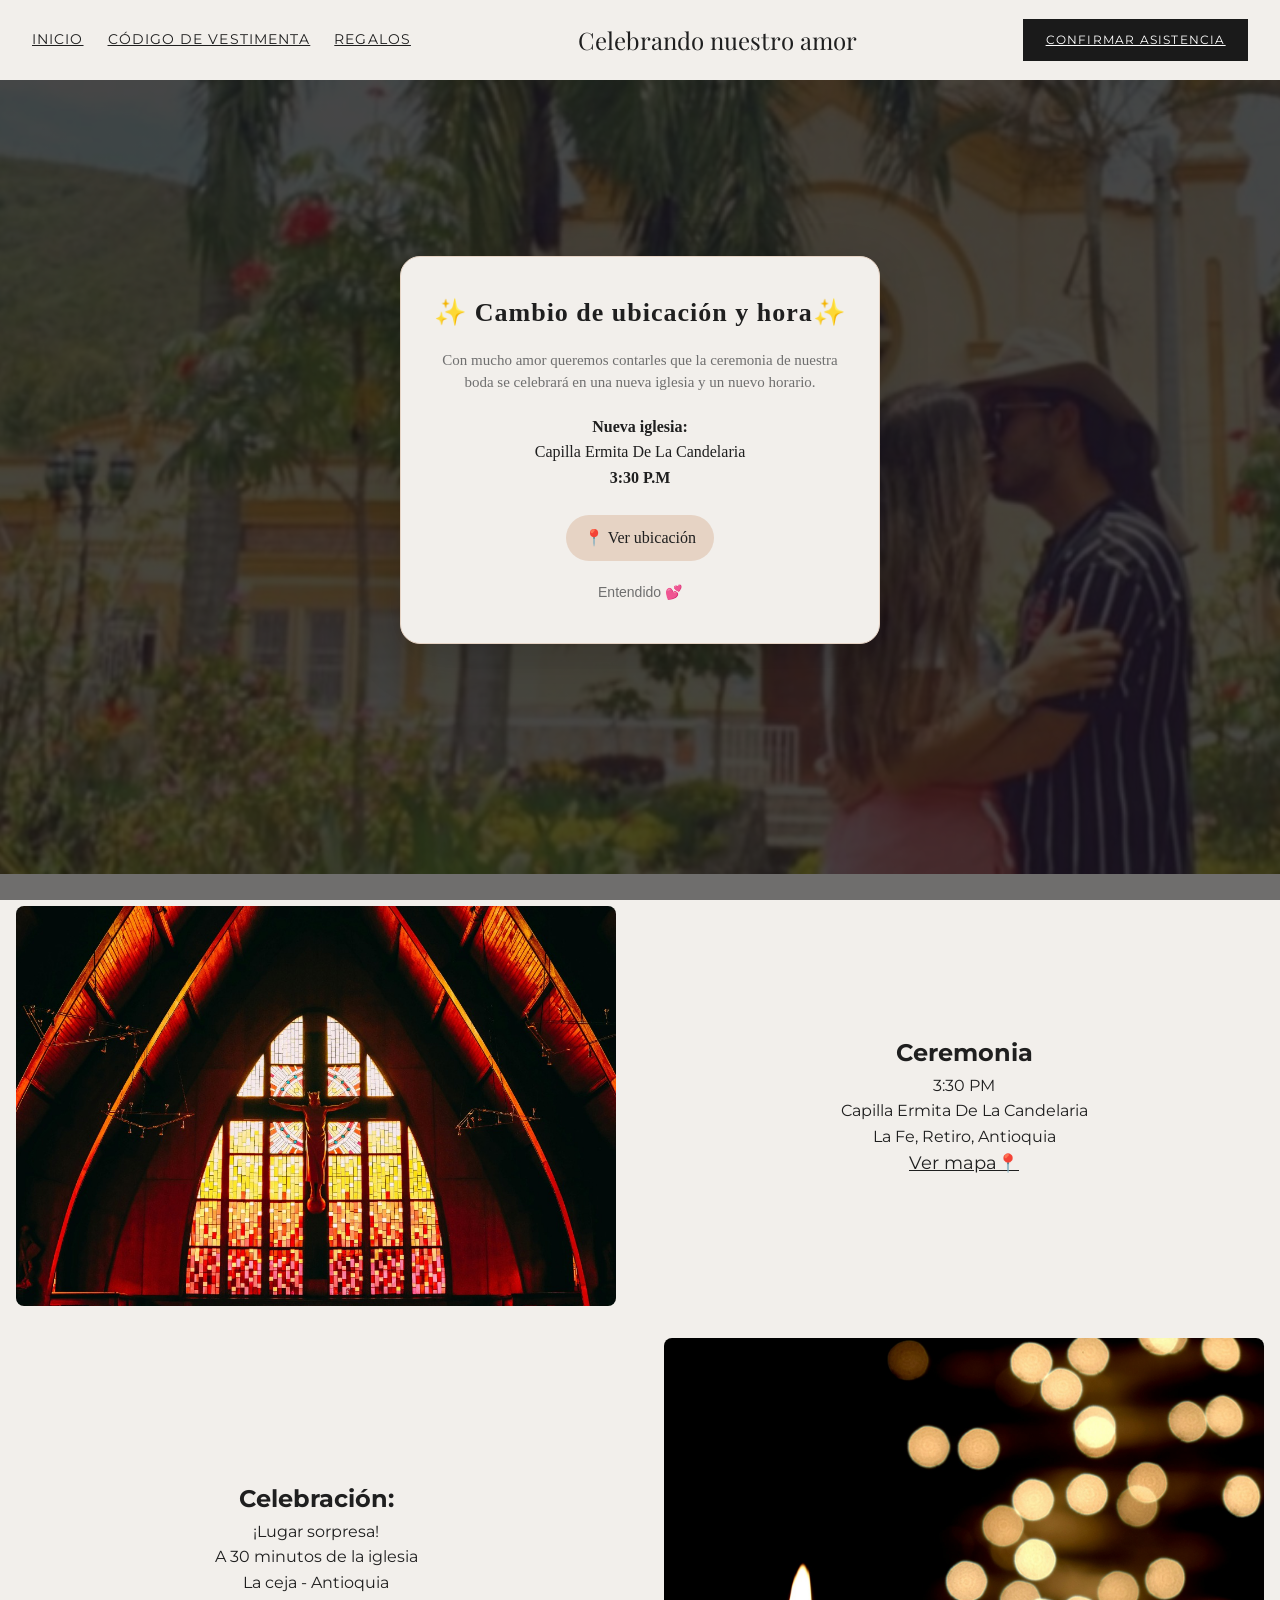
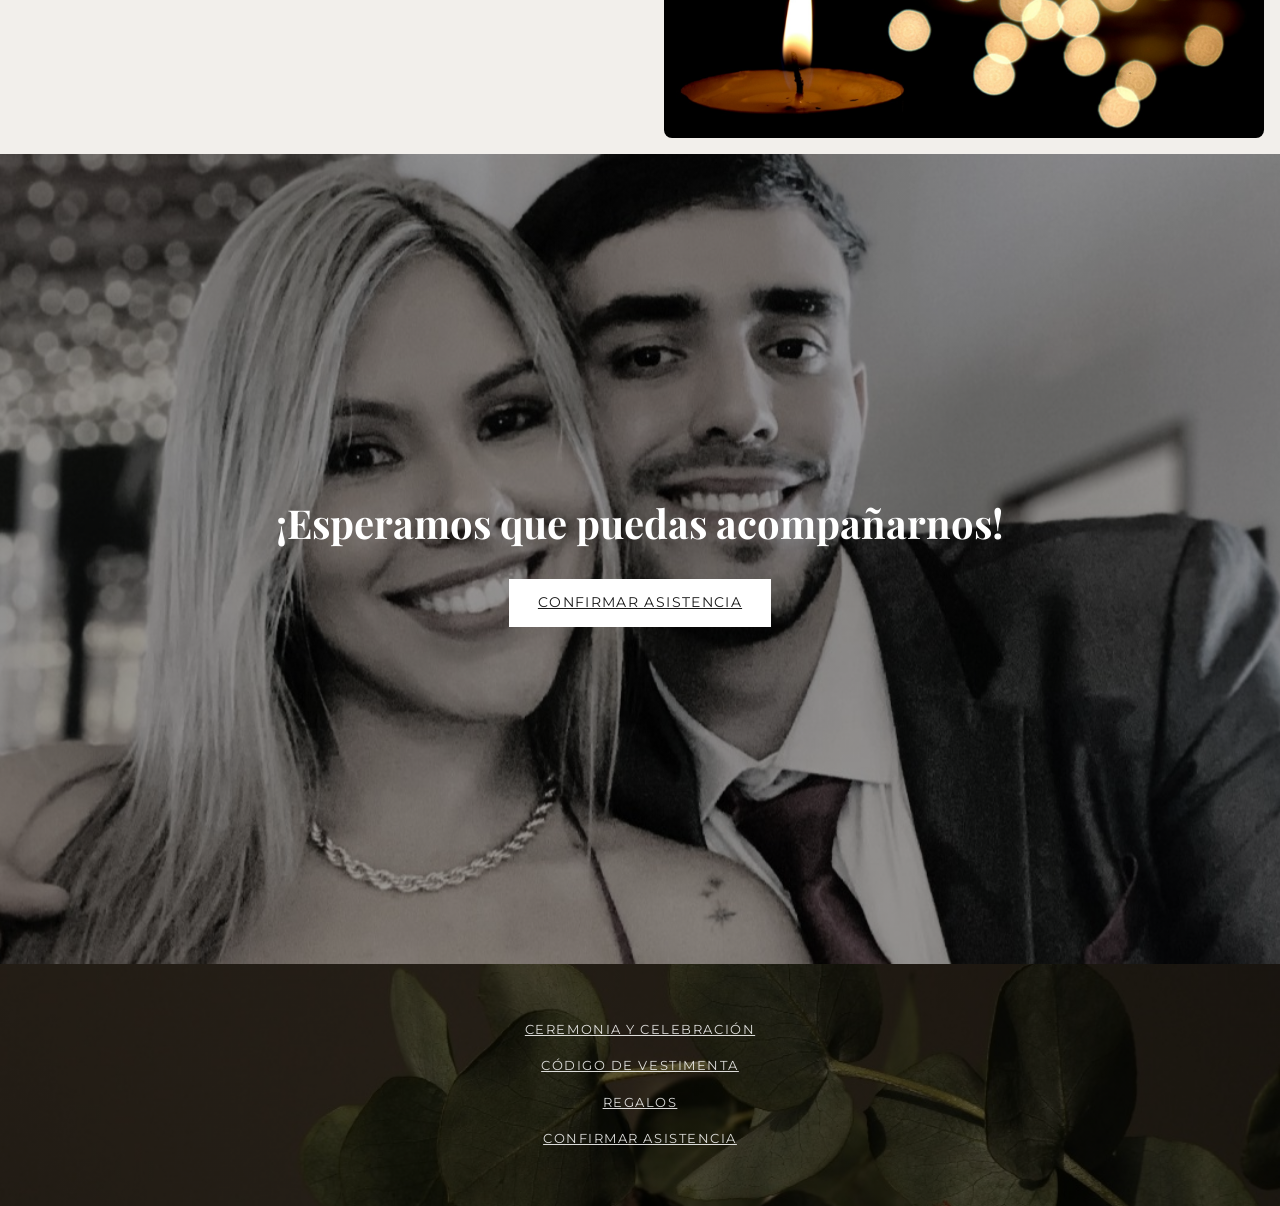
<file: index.html>
<!DOCTYPE html>
<html lang="es">
<head>
  <meta charset="UTF-8" />
  <meta name="viewport" content="width=device-width, initial-scale=1.0" />
  <title>Celebrando nuestro amor</title>

  <!-- Google Fonts -->
  <link href="https://fonts.googleapis.com/css2?family=Playfair+Display:wght@400;500;600&family=Montserrat:wght@300;400;500&display=swap" rel="stylesheet">
  <link href="https://fonts.googleapis.com/css2?family=Cormorant+Garamond:wght@400;500;600&display=swap" rel="stylesheet">

  <!-- IMPORTANTE: aquí puedes luego mover el CSS a styles.css -->
  <link rel="stylesheet" href="css/styles.css">

</head>

<body>
  <body>

  
  <div id="popup" class="overlay">
    <div class="modal">
      <h2>✨ Cambio de ubicación y hora✨</h2>
      <p class="mensaje">
        Con mucho amor queremos contarles que la ceremonia de nuestra boda
        se celebrará en una nueva iglesia y un nuevo horario.
      </p>

      <p class="lugar">
        <strong>Nueva iglesia:</strong><br>
         Capilla Ermita De La Candelaria<br>
         <strong>3:30 P.M</strong>
         
      </p>

      <a 
        href="https://share.google/TfC5RjnaiZRF0TOMP" 
        target="_blank" 
        class="btn-maps"
      >
        📍 Ver ubicación
      </a>

      <button onclick="cerrarPopup()" class="btn-cerrar">
        Entendido 💕
      </button>
    </div>
  </div>

 

  <header id="header"></header>

  <section class="hero hero--home">
    <p class="eyebrow">¡Nos casamos!</p>
    <h1>Mariana y Felipe</h1>
    <p class="date">Mayo · 17 · 26</p>

    <!-- CONTADOR -->
    <div class="countdown" id="countdown">
      <div>
        <span id="days">00</span>
        <small>Días</small>
      </div>
      <div>
        <span id="hours">00</span>
        <small>Horas</small>
      </div>
      <div>
        <span id="minutes">00</span>
        <small>Min</small>
      </div>
      <div>
        <span id="seconds">00</span>
        <small>Seg</small>
      </div>
    </div>
  </section>

  

  <section class="split-section split--ceremonia">
    <div class="split-media"></div>
    <div class="content">
      <h2>Ceremonia</h2>
      <p>3:30 PM</p>
      <p>Capilla Ermita De La Candelaria</p>
      <p>La Fe, Retiro, Antioquia</p>
      <a href="https://share.google/L19kBGJmUySTLNsi6" id="mapa" class="link">Ver mapa📍</a>
    </div>
  </section>

  <section class="split-section reverse split--celebracion">
    <div class="split-media"></div>
    <div class="content">
      <h2>Celebración:</h2>
      <p>¡Lugar sorpresa!</p>
      <p>A 30 minutos de la iglesia</p>
      <p>La ceja - Antioquia</p>
    </div>
  </section>


  <section class="cta cta--fondo">
    <h2>¡Esperamos que puedas acompañarnos!</h2>
    <a href="rsvp.html" class="btn-light">Confirmar asistencia</a>
  </section>


  <div id="footer"></div>

  <script src="js/include.js"></script>

  <script>
  const targetDate = new Date("May 17, 2026 00:00:00").getTime();

  function updateCountdown() {
    const now = new Date().getTime();
    const distance = targetDate - now;

    if (distance < 0) return;

    const days = Math.floor(distance / (1000 * 60 * 60 * 24));
    const hours = Math.floor((distance / (1000 * 60 * 60)) % 24);
    const minutes = Math.floor((distance / (1000 * 60)) % 60);
    const seconds = Math.floor((distance / 1000) % 60);

    document.getElementById("days").textContent = days;
    document.getElementById("hours").textContent = hours.toString().padStart(2, "0");
    document.getElementById("minutes").textContent = minutes.toString().padStart(2, "0");
    document.getElementById("seconds").textContent = seconds.toString().padStart(2, "0");
  }

  updateCountdown();
  setInterval(updateCountdown, 1000);


  function cerrarPopup() {
    document.getElementById("popup").style.display = "none";
  }

  window.onload = function() {
    document.getElementById("popup").style.display = "flex";
  };
</script>


</body>
</html>
</file>
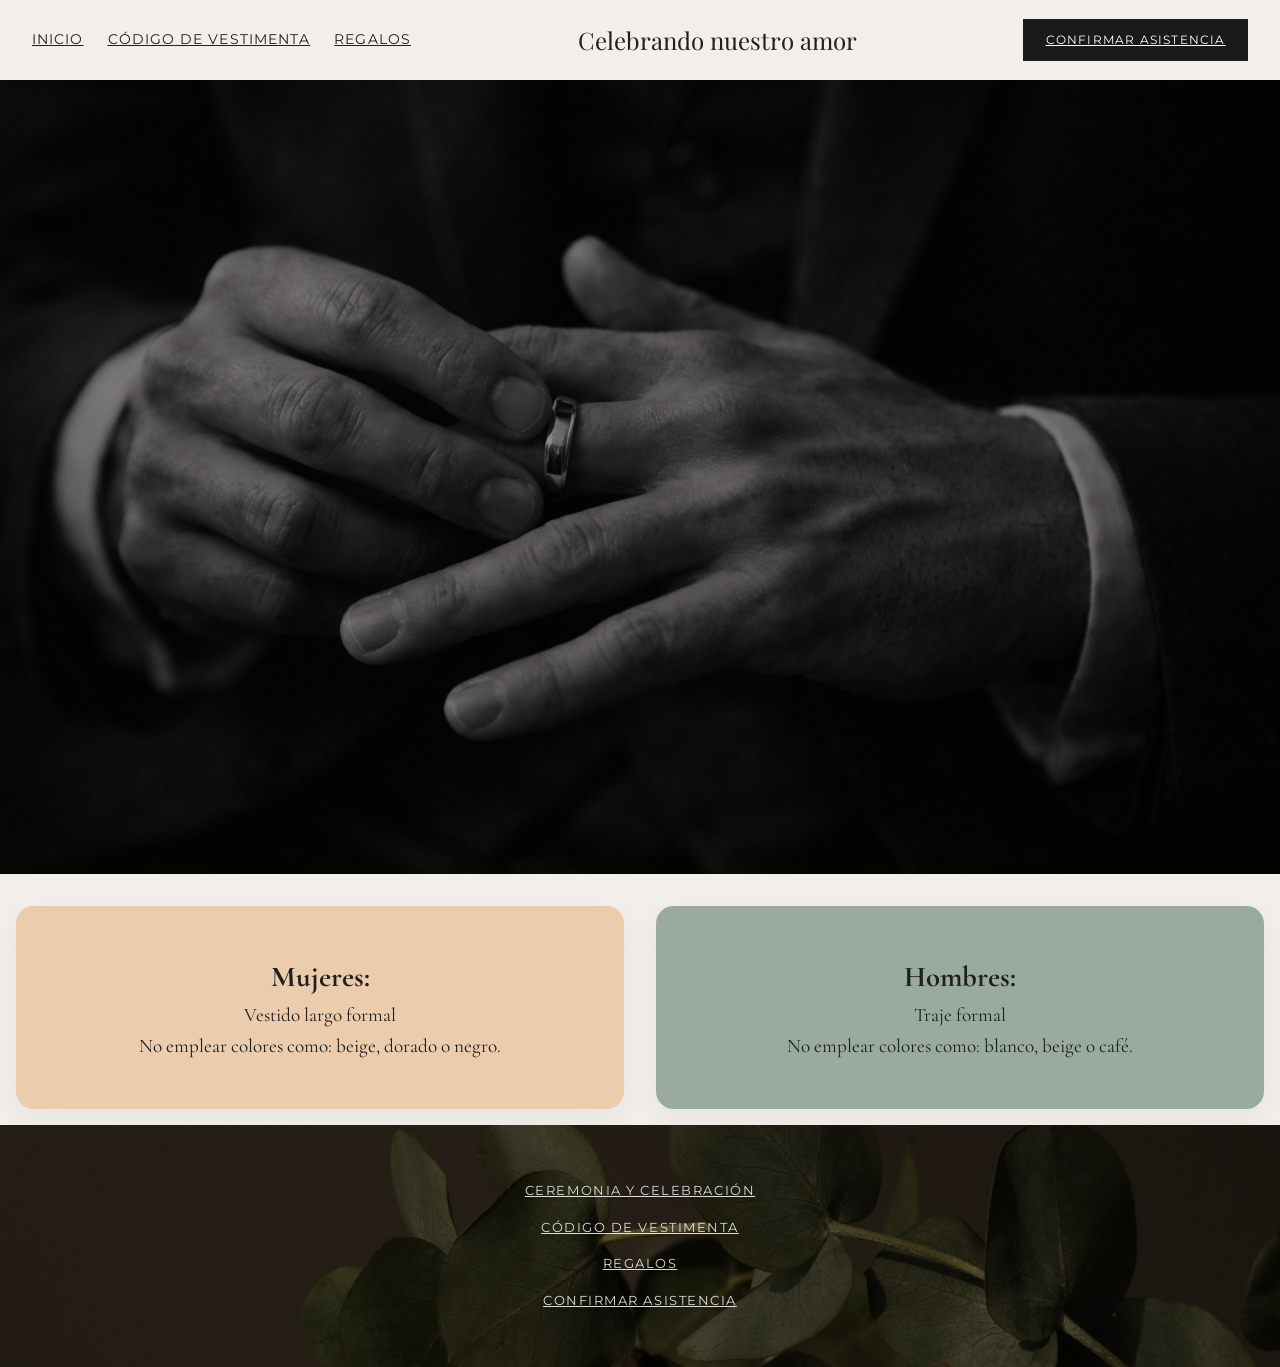
<file: codigo-vestimenta.html>
<!DOCTYPE html>
<html lang="es">
<head>
  <meta charset="UTF-8" />
  <meta name="viewport" content="width=device-width, initial-scale=1.0" />
  <title>Código de Vestimenta</title>

  <!-- Google Fonts -->
  <link href="https://fonts.googleapis.com/css2?family=Playfair+Display:wght@400;500;600&family=Montserrat:wght@300;400;500&display=swap" rel="stylesheet">
  <link href="https://fonts.googleapis.com/css2?family=Cormorant+Garamond:wght@400;500;600&display=swap" rel="stylesheet">

  <!-- CSS global -->
  <link rel="stylesheet" href="css/styles.css">
</head>
<body>

  <!-- HEADER -->
  <header id="header"></header>

  <!-- HERO -->
  <section class="hero hero--vestimenta">
    
    <h1>Código vestimenta</h1>
    <p class="eyebrow">¡Nos casamos!</p>
    
  </section>

  <!-- CONTENIDO -->
  <section class="split-section split--vestimenta">

    <div class="content vestimenta vestimenta--mujer">
      <h2>Mujeres:</h2>
      <p>Vestido largo formal</p>
      <p>No emplear colores como: beige, dorado o negro.</p>
    </div>

    <div class="content vestimenta vestimenta--hombre">
      <h2>Hombres:</h2>
      <p>Traje formal</p>
      <p>No emplear colores como: blanco, beige o café.</p>
    </div>

  </section>




  <!-- FOOTER -->
  <div id="footer"></div>

  <script src="js/include.js"></script>

</body>
</html>
</file>
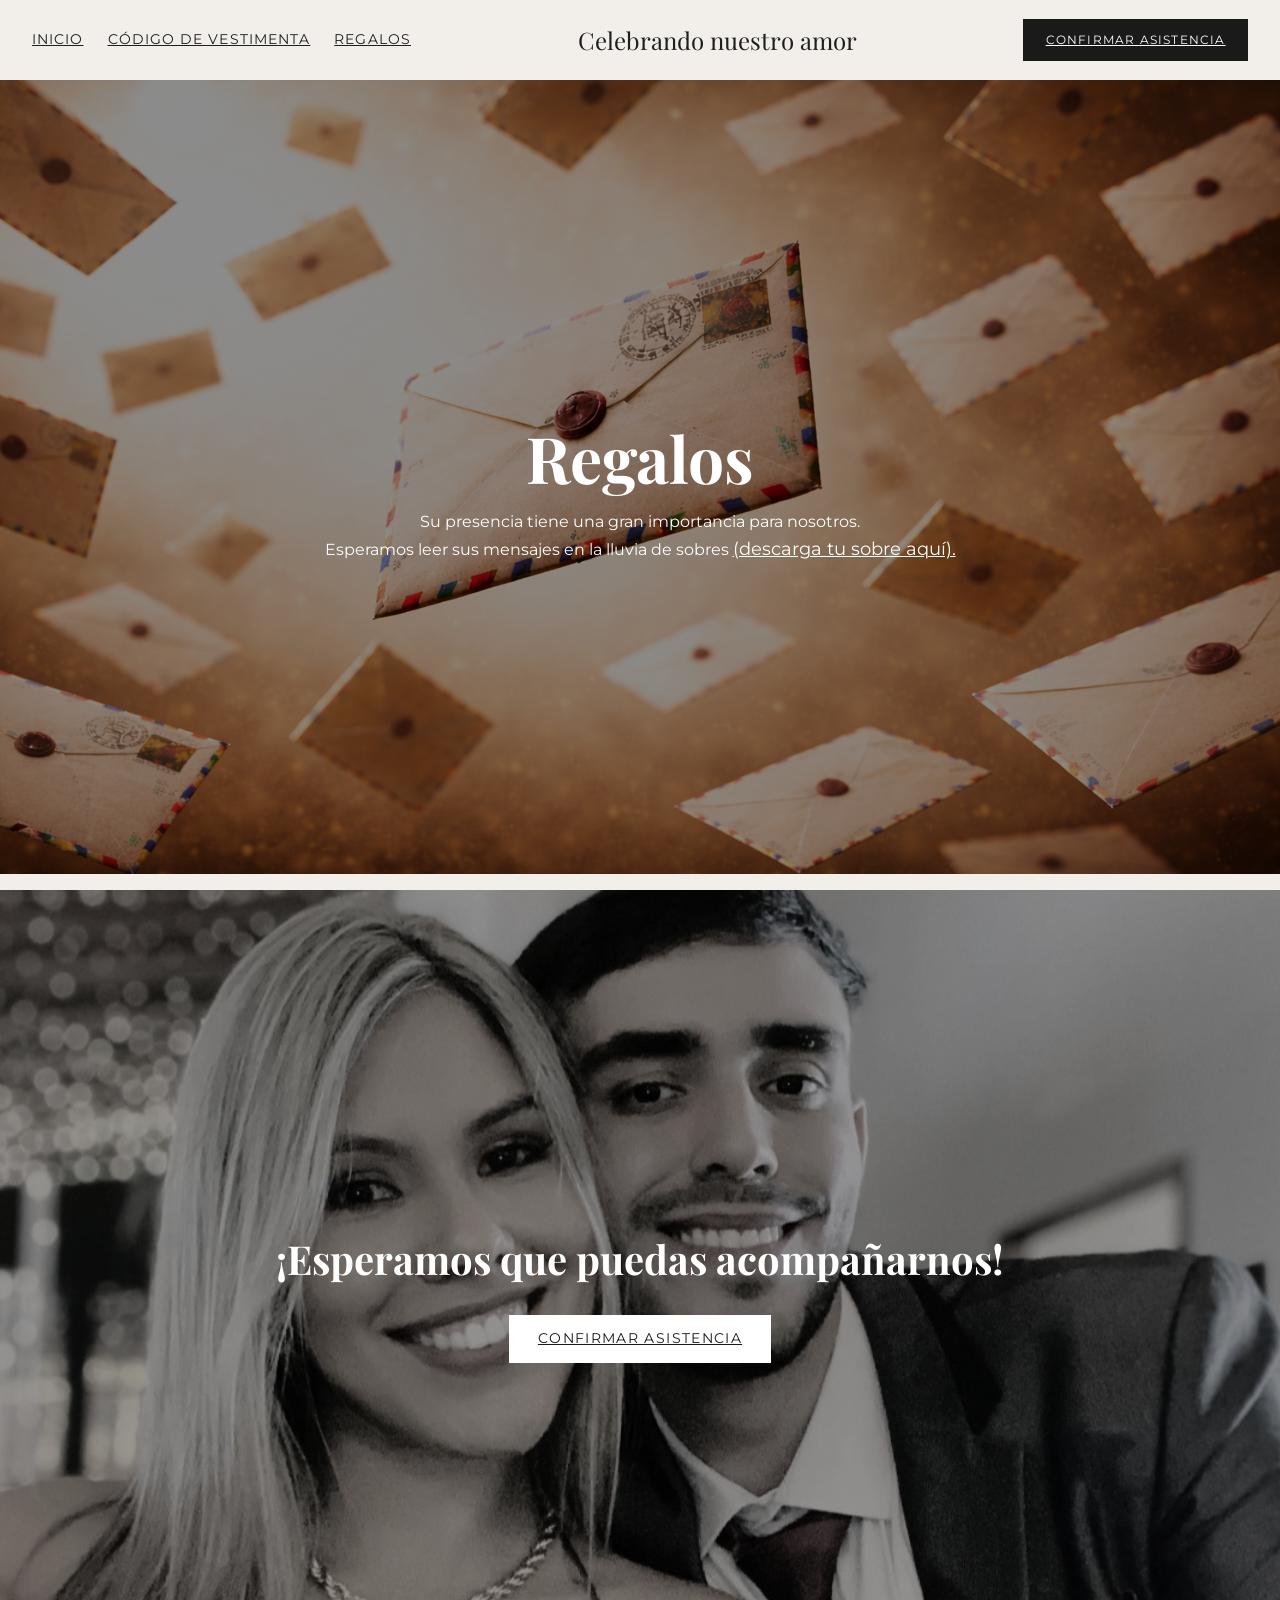
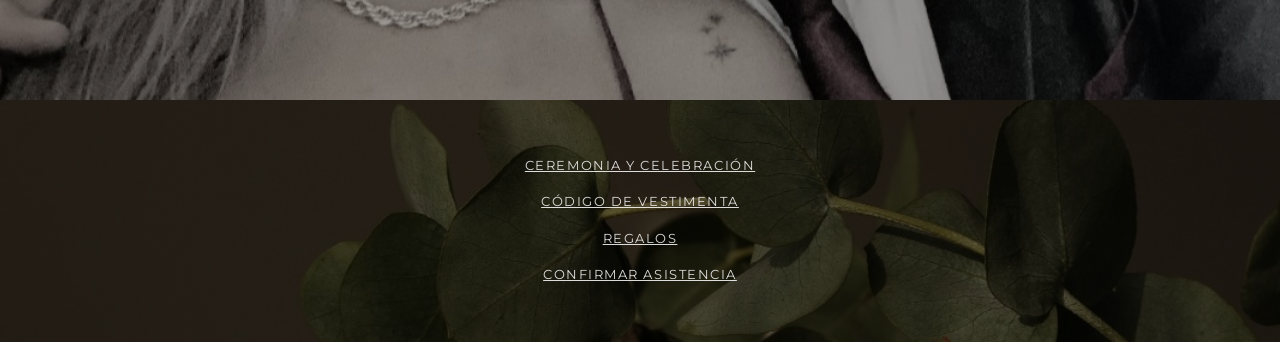
<file: regalos.html>
<!DOCTYPE html>
<html lang="es">
<head>
  <meta charset="UTF-8" />
  <meta name="viewport" content="width=device-width, initial-scale=1.0" />
  <title>Regalos</title>

  <!-- Google Fonts -->
  <link href="https://fonts.googleapis.com/css2?family=Playfair+Display:wght@400;500;600&family=Montserrat:wght@300;400;500&display=swap" rel="stylesheet">
  <link href="https://fonts.googleapis.com/css2?family=Cormorant+Garamond:wght@400;500;600&display=swap" rel="stylesheet">

  <!-- CSS global -->
  <link rel="stylesheet" href="css/styles.css">
</head>
<body>

  <!-- HEADER -->
  <header id="header"></header>

  <!-- HERO -->
  <section class="hero hero--regalos">
    
    <h1>Regalos</h1>
    <p>Su presencia tiene una gran importancia para nosotros.</p>
    <p> Esperamos leer sus mensajes en la lluvia de sobres <a href="pdf/formatoregalo.pdf" download class="btn-light">(descarga tu sobre aquí).</a></p>
    
  </section>


  <!-- CTA -->
  <section class="cta cta--fondo">

    <h2>¡Esperamos que puedas acompañarnos!</h2>
    <a href="rsvp.html" class="btn-light">Confirmar asistencia</a>
  </section>

  <!-- FOOTER -->
  <div id="footer"></div>

  <script src="js/include.js"></script>

</body>
</html>
</file>
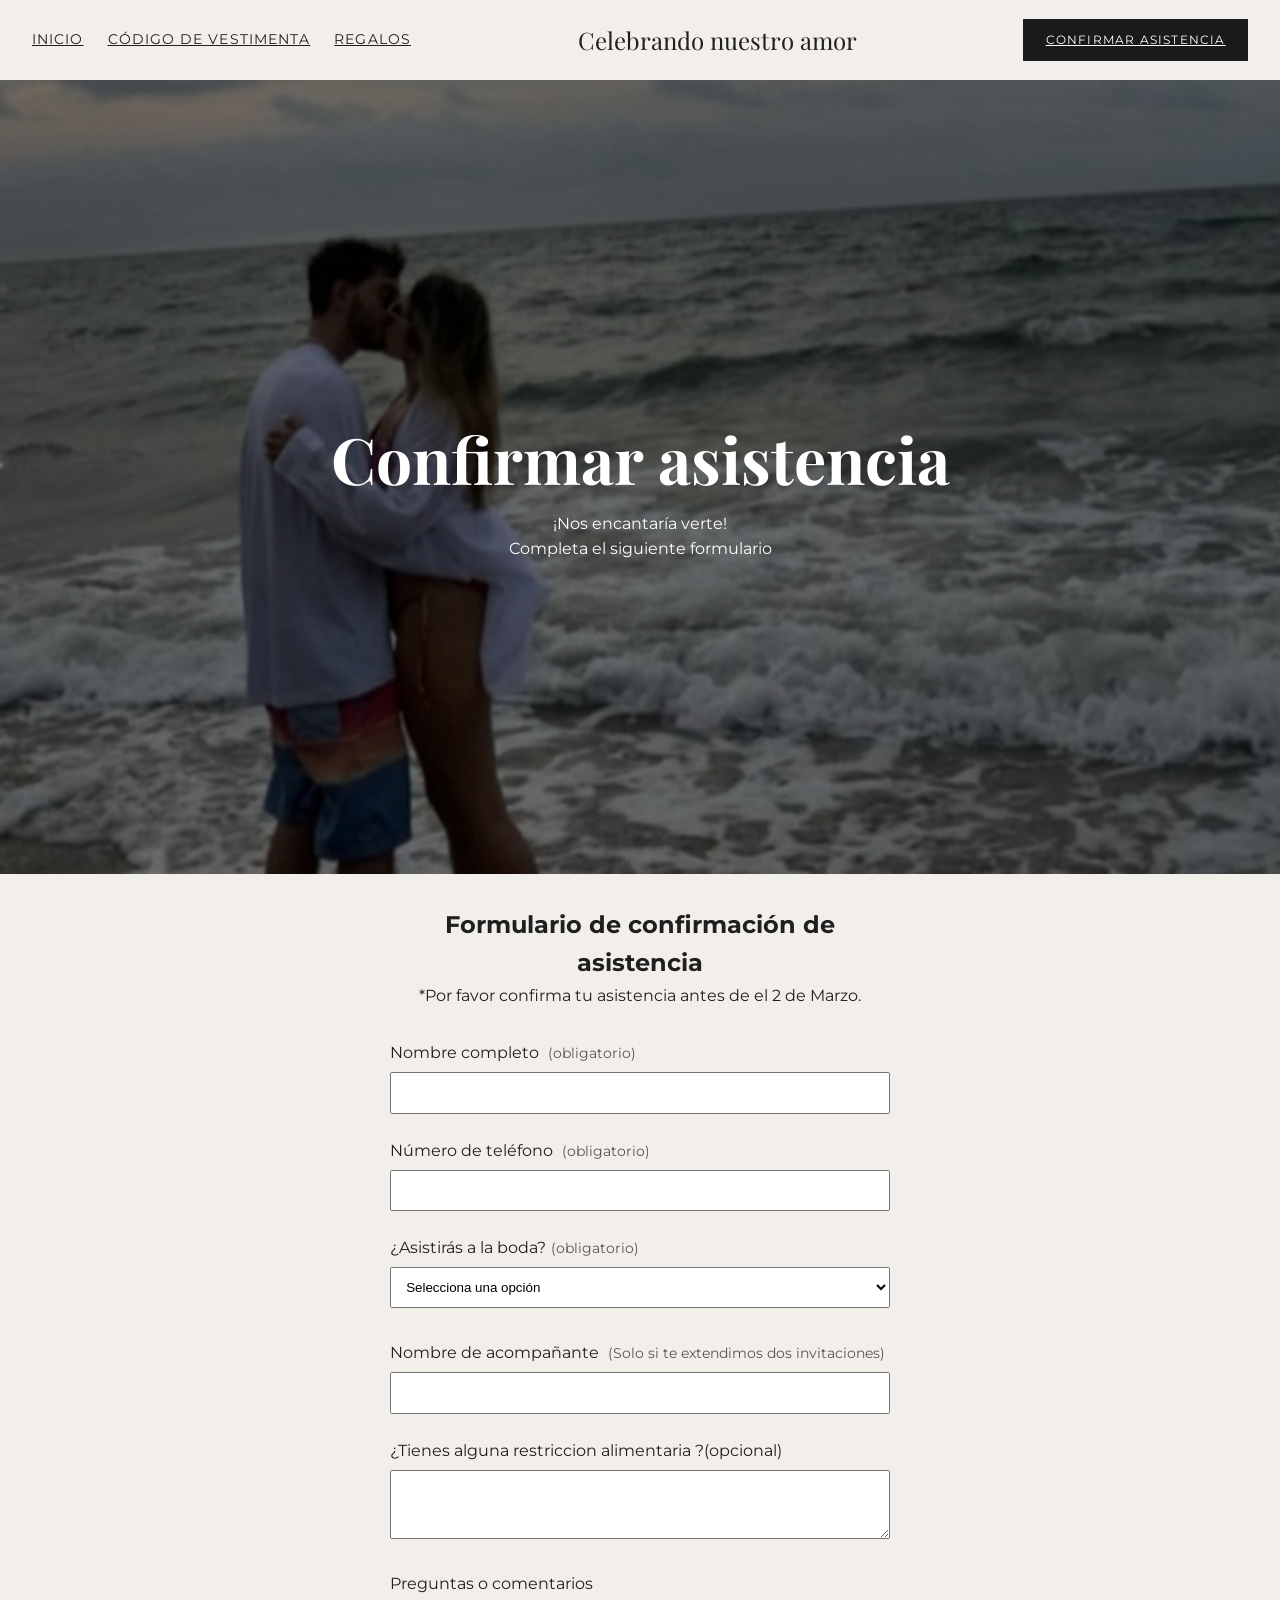
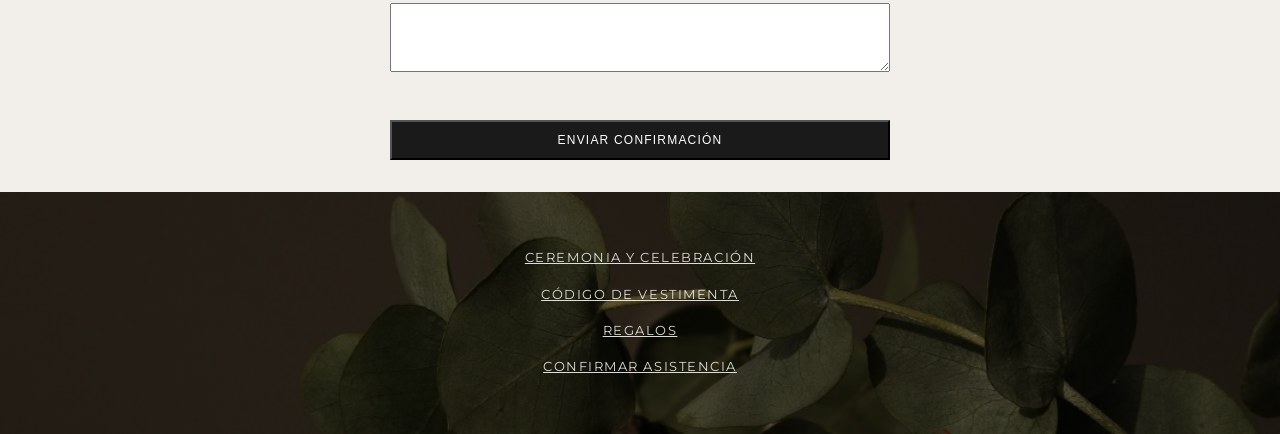
<file: rsvp.html>
<!DOCTYPE html>
<html lang="es">
<head>
  <meta charset="UTF-8" />
  <meta name="viewport" content="width=device-width, initial-scale=1.0" />
  <title>Confirmar asistencia</title>

  <!-- Google Fonts -->
  <link href="https://fonts.googleapis.com/css2?family=Playfair+Display:wght@400;500;600&family=Montserrat:wght@300;400;500&display=swap" rel="stylesheet">
  <link href="https://fonts.googleapis.com/css2?family=Cormorant+Garamond:wght@400;500;600&display=swap" rel="stylesheet">

  <!-- CSS global -->
  <link rel="stylesheet" href="css/styles.css">
</head>
<body>

  <!-- HEADER -->
  <header id="header"></header>

  <!-- HERO -->
  <section class="hero hero--rsvp">
    <h1>Confirmar asistencia</h1>
    <p class="eyebrow">¡Nos encantaría verte!</p>
    <p class="date">Completa el siguiente formulario</p>
  </section>

  <!-- FORMULARIO RSVP -->
  <section class="split-section" style="grid-template-columns: 1fr; justify-items: center;">
    <div class="content" style="max-width: 500px; margin: 0 auto; text-align: center;">
      <h2>Formulario de confirmación de asistencia</h2>
      <p>*Por favor confirma tu asistencia antes de el 2 de Marzo.</p>

      <form id="rsvp-form" method="POST" action="/api/rsvp">


        <!-- Honeypot -->
        <input type="text" name="company" tabindex="-1" autocomplete="off" style="display:none;">

        <div style="margin-top: 2rem; text-align: left;">
          <label>Nombre completo <span class="required">(obligatorio)</span> </label>
          <input type="text" name="name" required style="width:100%; padding:0.7rem; margin-top:0.4rem;">
        </div>

        <div style="margin-top: 1.5rem; text-align: left;">
          <label>Número de teléfono <span class="required">(obligatorio)</span></label>
          <input type="number" name="number" required style="width:100%; padding:0.7rem; margin-top:0.4rem;">
        </div>

        <div style="margin-top: 1.5rem; text-align: left;">
          <label>¿Asistirás a la boda?<span class="required">(obligatorio)</span></label>
          <select name="attendance" required style="width:100%; padding:0.7rem; margin-top:0.4rem;">
            <option value="">Selecciona una opción</option>
            <option value="si">Sí, asistiré</option>
            <option value="no">No podré asistir</option>
          </select>
        </div>

        <div style="margin-top: 2rem; text-align: left;">
          <label>Nombre de acompañante <span class="required">(Solo si te extendimos dos invitaciones)</span> </label>
          <input type="text" name="nameparner" style="width:100%; padding:0.7rem; margin-top:0.4rem;">
        </div>

        <div style="margin-top: 1.5rem; text-align: left;">
          <label>¿Tienes alguna restriccion alimentaria ?(opcional)</label>
          <textarea name="restriccionalimentaria" rows="3" style="width:100%; padding:0.7rem; margin-top:0.4rem;"></textarea>
        </div>

        <div style="margin-top: 1.5rem; text-align: left;">
          <label>Preguntas o comentarios </label>
          <textarea name="preguntascomentarios" rows="3" style="width:100%; padding:0.7rem; margin-top:0.4rem;"></textarea>
        </div>

        <button type="submit" class="btn-dark" style="margin-top:2.5rem; width:100%;">
          Enviar confirmación
        </button>

        <p id="form-status" style="margin-top:1rem; font-size:0.9rem;"></p>


      </form>
    </div>
  </section>

  <div id="footer"></div>

  <script src="js/include.js"></script>

<script>
  const form = document.getElementById('rsvp-form');
  const status = document.getElementById('form-status');

  form.addEventListener('submit', async (e) => {
    e.preventDefault(); // ⛔ evita que se vaya al JSON

    status.textContent = 'Enviando...';
    status.style.color = '#6f6f6f';

    const formData = new FormData(form);
    const data = Object.fromEntries(formData.entries());

    try {
      const response = await fetch(form.action, {
        method: 'POST',
        headers: {
          'Content-Type': 'application/json'
        },
        body: JSON.stringify(data)
      });

      const result = await response.json();

      if (response.ok) {
        form.reset(); // 🧼 limpia el formulario
        status.textContent = 'Gracias por confirmar tu asistencia 💛';
        status.style.color = '#1f1f1f';
      } else {
        status.textContent = result.message || 'Ocurrió un error. Intenta de nuevo.';
        status.style.color = 'crimson';
      }

    } catch (error) {
      status.textContent = 'Error de conexión. Intenta más tarde.';
      status.style.color = 'crimson';
    }
  });
</script>


</body>
</html>
</file>
<file: css/styles.css>
/* =====================
       VARIABLES
    ====================== */
    :root {
      --bg-main: #f2efeb;
      --bg-accent: #e6d3c4;
      --bg-dark: #1a1a1a;
      --text-main: #1f1f1f;
      --text-muted: #6f6f6f;
      --text-light: #ffffff;
    }

    /* =====================
       RESET
    ====================== */
    *, *::before, *::after {
      box-sizing: border-box;
      margin: 0;
      padding: 0;
    }

    body {
      font-family: 'Montserrat', sans-serif;
      background-color: var(--bg-main);
      color: var(--text-main);
      line-height: 1.6;
    }

    a {color: inherit; }

    p a {
      text-decoration: underline;
      font-size: 1.1em;
    }

    #mapa {
      text-decoration: underline;
      font-size: 1.1em;
    }

    footer a {
      text-decoration: underline;
      font-size: 1.1em;
    }


    /* =====================
       HEADER (DESKTOP)
    ====================== */
    .site-header {
      position: sticky;
      top: 0;
      z-index: 10;
      background-color: var(--bg-main);
      display: grid;
      grid-template-columns: auto 1fr auto;
      align-items: center;
      padding: 1.2rem 2rem;
    }

    #header {
      position: sticky;
      top: 0;
      z-index: 1000;
    }

    .nav-left {
      display: flex;
      gap: 1.5rem;
      font-size: 0.85rem;
      letter-spacing: 0.08em;
      text-transform: uppercase;
    }

    .nav-center {
      font-family: 'Playfair Display', serif;
      font-size: 1.5rem;
      text-align: center;
    }

    .nav-right {
      display: flex;
      justify-content: flex-end;
    }

    .btn-dark {
      background-color: var(--bg-dark);
      color: var(--text-light);
      padding: 0.7rem 1.4rem;
      font-size: 0.75rem;
      letter-spacing: 0.1em;
      text-transform: uppercase;
    }

    /* CTA móvil oculto en desktop */
    .mobile-cta {
      display: none;
    }

    /* HAMBURGUESA (oculta en desktop) */
    .hamburger {
      display: none;
      flex-direction: column;
      gap: 5px;
      cursor: pointer;
    }

    .hamburger span {
      width: 24px;
      height: 2px;
      background: var(--text-main);
    }

    /* =====================
       SECCIONES
    ====================== */
    section { padding: 5rem 2rem; }

    /* HERO */

    .hero {
      display: flex;
      flex-direction: column;
      align-items: center;
      justify-content: center;
      text-align: center;
      color: var(--text-light);
      padding: 2rem;
      position: relative;
      overflow: hidden;
    }

    /* HERO-HOME */

    .hero--home {
      min-height: 90vh;
      padding: 2rem;
    }

    .hero--home::before {
      content: "";
      position: absolute;
      inset: 0;

      background:
        linear-gradient(rgba(0,0,0,0.45), rgba(0,0,0,0.45)),
        url('../images/hero-desktop.jpg') center / cover no-repeat;

      z-index: 0;
      margin: 0 0 1rem 0;
    }

    .hero--home > * {
      position: relative;
      z-index: 1;
    }

    .countdown {
      display: flex;
      gap: 1.5rem;
      margin-top: 1.5rem;
      text-align: center;
    }

    .countdown span {
      display: block;
      font-family: 'Playfair Display', serif;
      font-size: 1.6rem;
    }

    .countdown small {
      font-size: 0.65rem;
      letter-spacing: 0.12em;
      text-transform: uppercase;
      opacity: 0.85;
    }


    /* HERO-RESVP*/

    .hero--rsvp {
      min-height: 90vh;
      padding: 2rem;
    }

    .hero--rsvp::before {
      content: "";
      position: absolute;
      inset: 0;

      background:
        linear-gradient(rgba(0,0,0,0.45), rgba(0,0,0,0.45)),
        url('../images/playa-desktop.jpg') center / cover no-repeat;

      z-index: 0;
      margin: 0 0 1rem 0;
    }

    .hero--rsvp > * {
      position: relative;
      z-index: 1;
    }

    /* HERO-Vestimenta*/

    .hero--vestimenta {
      min-height: 90vh;
      padding: 2rem;
      font-family: 'Cormorant Garamond', sans-serif;
    }


    .hero--vestimenta::before {
      content: "";
      position: absolute;
      inset: 0;

      background:
        linear-gradient(rgba(0,0,0,0.45), rgba(0,0,0,0.45)),
        url('../images/anillo-desktop.png') center / cover no-repeat;

      z-index: 0;
      margin: 0 0 1rem 0;
    }


  
    

    /* HERO-regalos*/

    .hero--regalos {
      min-height: 90vh;
      padding: 2rem;
    }

    .hero--regalos::before {
      content: "";
      position: absolute;
      inset: 0;

      background:
        linear-gradient(rgba(0,0,0,0.45), rgba(0,0,0,0.45)),
        url('../images/sobres-desktop.png') center / cover no-repeat;

      z-index: 0;
      margin: 0 0 1rem 0;
    }


    .hero--regalos > * {
      position: relative;
      z-index: 1;
    }

    /* HERO- h1*/

    .hero h1 {
      font-family: 'Playfair Display', serif;
      font-size: clamp(2.5rem, 5vw, 4rem);
    }

    /* Sections */

    .split-section {
      display: grid;
      grid-template-columns: 1fr 1fr;
      gap: 3rem;
      align-items: center;
      text-align: center;
      padding: 1rem; /* menos espacio vertical */
       
    }

    /* Alternar orden imagen / texto */
    .split-section.reverse {
      direction: rtl;
    }

    .split-section.reverse > * {
      direction: ltr;
    }

    .split-media {
      width: 100%;
      height: 400px;
      background-position: center;
      background-size: cover;
      background-repeat: no-repeat;
      border-radius: 8px; /* opcional */
    }

    .split--vestimenta {
      gap: 2rem;
    }

    .vestimenta {
      padding: 3rem 2rem;
      border-radius: 1.1rem;
      text-align: center;
      box-shadow: 0 10px 30px rgba(0,0,0,0.05);
      font-family: 'Cormorant Garamond', sans-serif;
      font-size: 1.2rem;
    }

    /* Rosa pastel */
    .vestimenta--mujer {
      background-color: #ebccad;
    }

    /* Azul pastel */
    .vestimenta--hombre {
      background-color: #99ab9f;
    }


    .split--ceremonia .split-media {
      background-image: url('../images/iglesia.jpg');
      
    }

    .split--celebracion .split-media {
      background-image: url('../images/hacienda.jpg');
    }



    .media-placeholder { height: 400px; background: #ccc; }

    .cta {
      text-align: center;
      position: relative;
      overflow: hidden;
      display: flex;
      flex-direction: column;
      align-items: center;
      justify-content: center;
      gap: 1.5rem;
      color: var(--text-light);
      min-height: 90vh;
      padding: 2rem;
    }

    /* Imagen de fondo con overlay */
    .cta--fondo::before {
      content: "";
      position: absolute;
      inset: 0;
      
      background:
        linear-gradient(rgba(0,0,0,0.4), rgba(0,0,0,0.4)),
        url('../images/cta-fondo-desktop.jpg') center / cover no-repeat;
      
      z-index: 0;
    }

    /* Contenido por encima */
    .cta--fondo > * {
      position: relative;
      z-index: 1;
    }

    /* Estilos del texto y botón */
    .cta .eyebrow {
      text-transform: uppercase;
      letter-spacing: 0.1em;
      font-size: 0.9rem;
      color: var(--text-light);
    }

    .cta h2 {
      font-family: 'Playfair Display', serif;
      font-size: clamp(1.8rem, 4vw, 2.5rem);
    }

    .cta .btn-light {
      background: var(--text-light);
      color: var(--bg-dark);
      padding: 0.8rem 1.8rem;
      text-transform: uppercase;
      letter-spacing: 0.1em;
      font-size: 0.85rem;
    }


    .site-footer {
      color: var(--text-light);
      padding: 3.5rem 2rem;
      display: flex;
      justify-content: center;
      position: relative;
      overflow: hidden;
    }

    .site-footer--image::before {
      content: "";
      position: absolute;
      inset: 0;

      background:
        linear-gradient(rgba(0,0,0,0.55), rgba(0,0,0,0.55)),
        url('../images/footer.jpg') center / cover no-repeat;

      z-index: 0;
    }

    .site-footer nav {
      display: flex;
      flex-direction: column;
      gap: 1rem;
      text-align: center;
      position: relative;
      z-index: 1;
    }

    .site-footer a {
      font-size: 0.8rem;
      letter-spacing: 0.12em;
      text-transform: uppercase;
      opacity: 0.85;
      transition: opacity 0.3s ease;
    }

    .site-footer a:hover {
      opacity: 1;
    }



    .required {
    color: rgb(98, 80, 80);        /* opcional, resalta que es obligatorio */
    font-size: 0.85rem;
    margin-left: 0.3rem; /* pequeño espacio desde el label */
  }

    #mapa {
      text-decoration: underline !important;
    }

    #mapa {
      text-decoration: underline;
    }
/* Overlay */
.overlay {
  position: fixed;
  top: 0;
  left: 0;
  width: 100%;
  height: 100%;
  background: rgba(26, 26, 26, 0.6); /* usa bg-dark */
  display: flex;
  justify-content: center;
  align-items: center;
  z-index: 1000;
}

/* Modal tipo invitación */
.modal {
  background: var(--bg-main);
  padding: 35px 25px;
  border-radius: 20px;
  text-align: center;
  max-width: 480px;
  width: 90%;
  box-shadow: 0 15px 50px rgba(0,0,0,0.2);
  animation: fadeInScale 0.5s ease;
  font-family: 'Georgia', serif;
  border: 1px solid var(--bg-accent);
}

/* Título */
.modal h2 {
  color: var(--text-main);
  margin-bottom: 15px;
  letter-spacing: 1px;
  font-size: clamp(18px, 4vw, 26px);
  text-align: center;
  
}

/* Texto */
.mensaje {
  font-size: 15px;
  color: var(--text-muted);
  margin-bottom: 20px;
  line-height: 1.5;
}

.lugar {
  margin-bottom: 25px;
  font-size: 16px;
  color: var(--text-main);
}

/* Botón Maps */
.btn-maps {
  display: inline-block;
  margin-bottom: 15px;
  padding: 10px 18px;
  background: var(--bg-accent);
  color: var(--text-main);
  border-radius: 30px;
  text-decoration: none;
  font-weight: 500;
  transition: all 0.3s ease;
}

.btn-maps:hover {
  background: var(--text-main);
  color: var(--text-light);
  transform: translateY(-2px);
}

/* Botón cerrar */
.btn-cerrar {
  display: block;
  margin: auto;
  padding: 8px 15px;
  border: none;
  background: transparent;
  color: var(--text-muted);
  font-size: 14px;
  cursor: pointer;
  transition: 0.3s;
}

.btn-cerrar:hover {
  color: var(--text-main);
}

/* Animación elegante */
@keyframes fadeInScale {
  from {
    opacity: 0;
    transform: scale(0.85) translateY(20px);
  }
  to {
    opacity: 1;
    transform: scale(1) translateY(0);
  }
}

    /* =====================
       RESPONSIVE (MÓVIL)
    ====================== */
    @media (max-width: 768px) {
      .mobile-cta { display: inline-block; }
      .hamburger { display: flex; }

      

      .nav-right { display: none; }

      .nav-left {
        position: absolute;
        top: 100%;
        left: 0;
        width: 100%;
        background: var(--bg-main);
        flex-direction: column;
        align-items: center;
        gap: 1.5rem;
        padding: 2rem 0;
        display: none;
      }

      .nav-left.active { display: flex; }

      .mobile-cta { margin-top: 1rem; }

      .split-section { grid-template-columns: 1fr; }

      .hero--home {
        aspect-ratio: 9 / 16;
        min-height: unset;
      }

      .hero--home::before {
        background:
          linear-gradient(rgba(0,0,0,0.5), rgba(0,0,0,0.5)),
          url('../images/hero.jpg') center / contain no-repeat;
      }

      .hero--rsvp {
        aspect-ratio: 9 / 16;
        min-height: unset;
      }


      .hero--rsvp::before {
        background:
          linear-gradient(rgba(0,0,0,0.1), rgba(0,0,0,0.1)),
          url('../images/playa.jpg') center / contain no-repeat;
      }

      .hero--vestimenta {
        aspect-ratio: 9 / 16;
        min-height: unset;
      }

      .hero--vestimenta::before {
        background:
          linear-gradient(rgba(0,0,0,0.35), rgba(0,0,0,0.35)),
          url('../images/anillo.png') center / contain no-repeat;
      }

          .cta.cta--fondo::before {
        background:
          linear-gradient(rgba(0,0,0,0.35), rgba(0,0,0,0.35)),
          url('../images/cta-fondo.jpg') center / cover no-repeat;
          
      }

      .cta.cta--fondo {
        justify-content: flex-end; /* 👈 ESTO mueve el h2 y el botón */
        padding-bottom: 4rem;      /* ajusta cuánto sube/baja */
      }
    }
</file>
